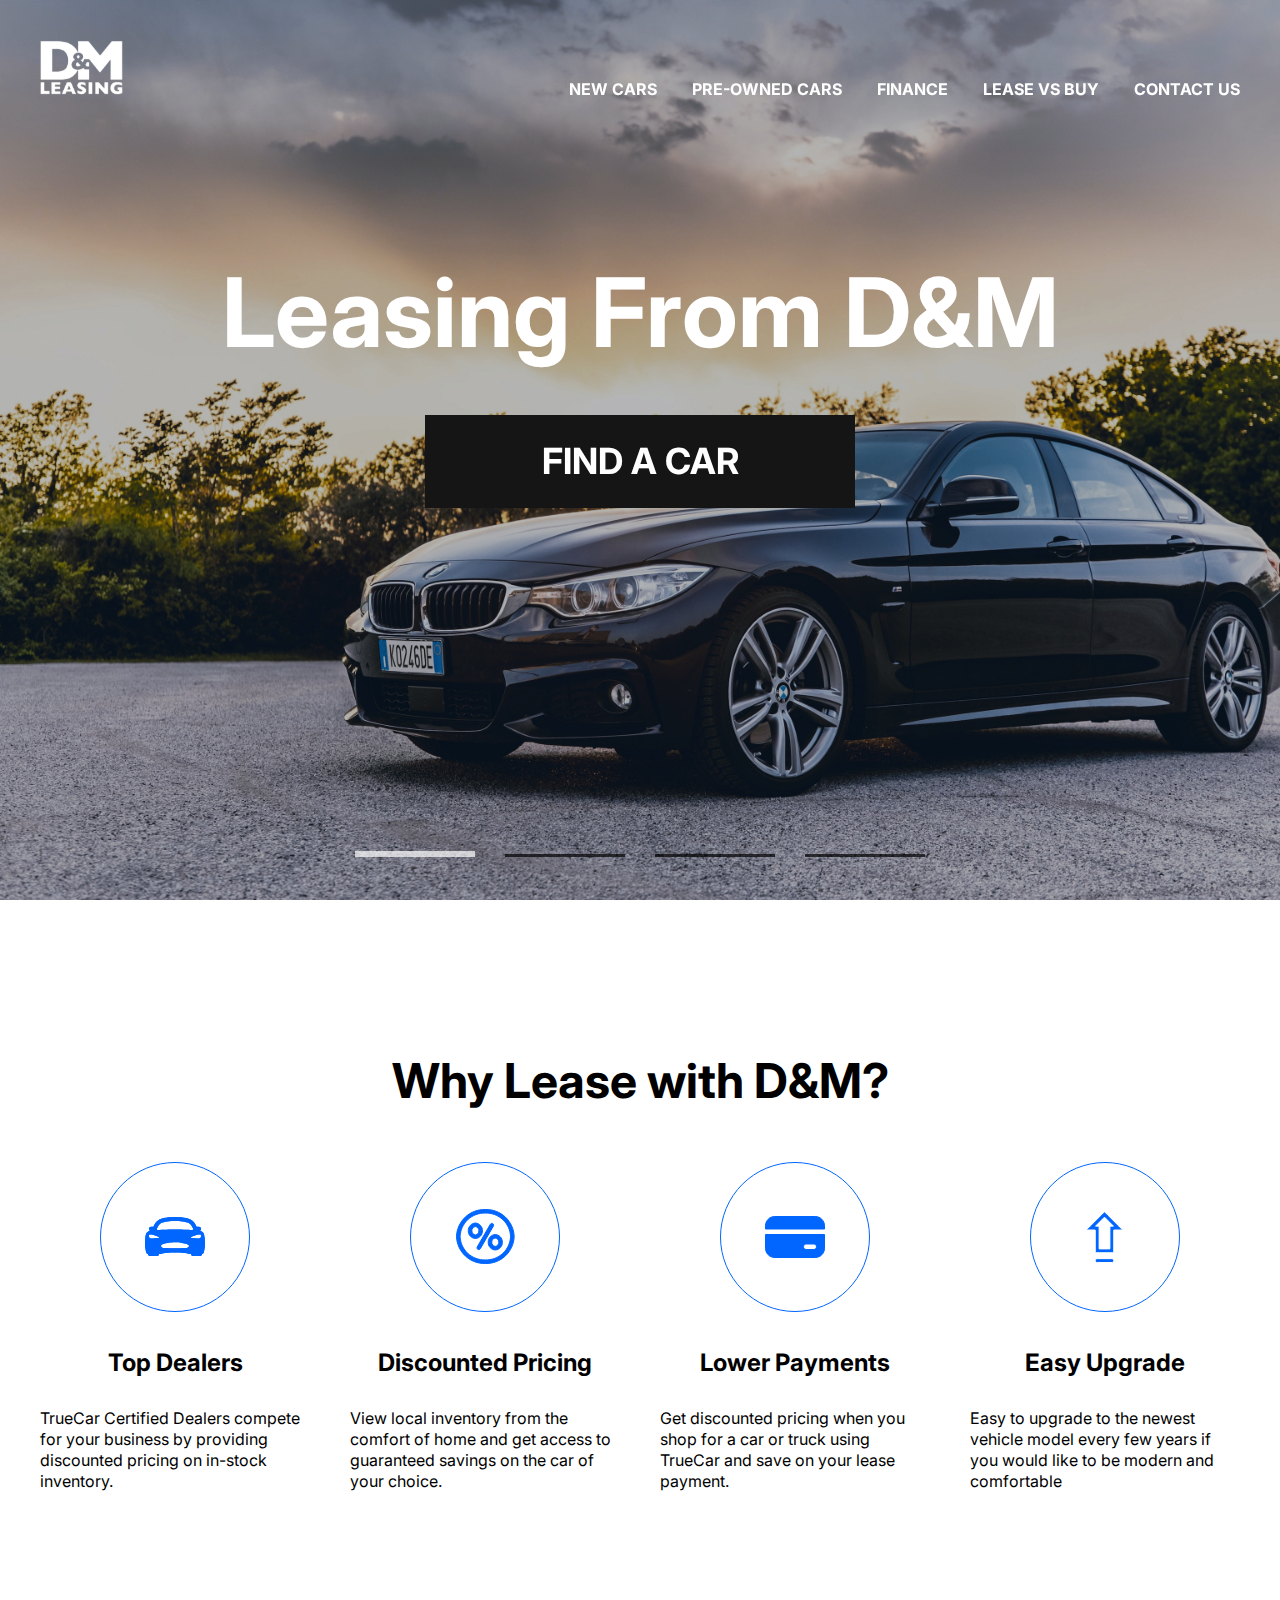
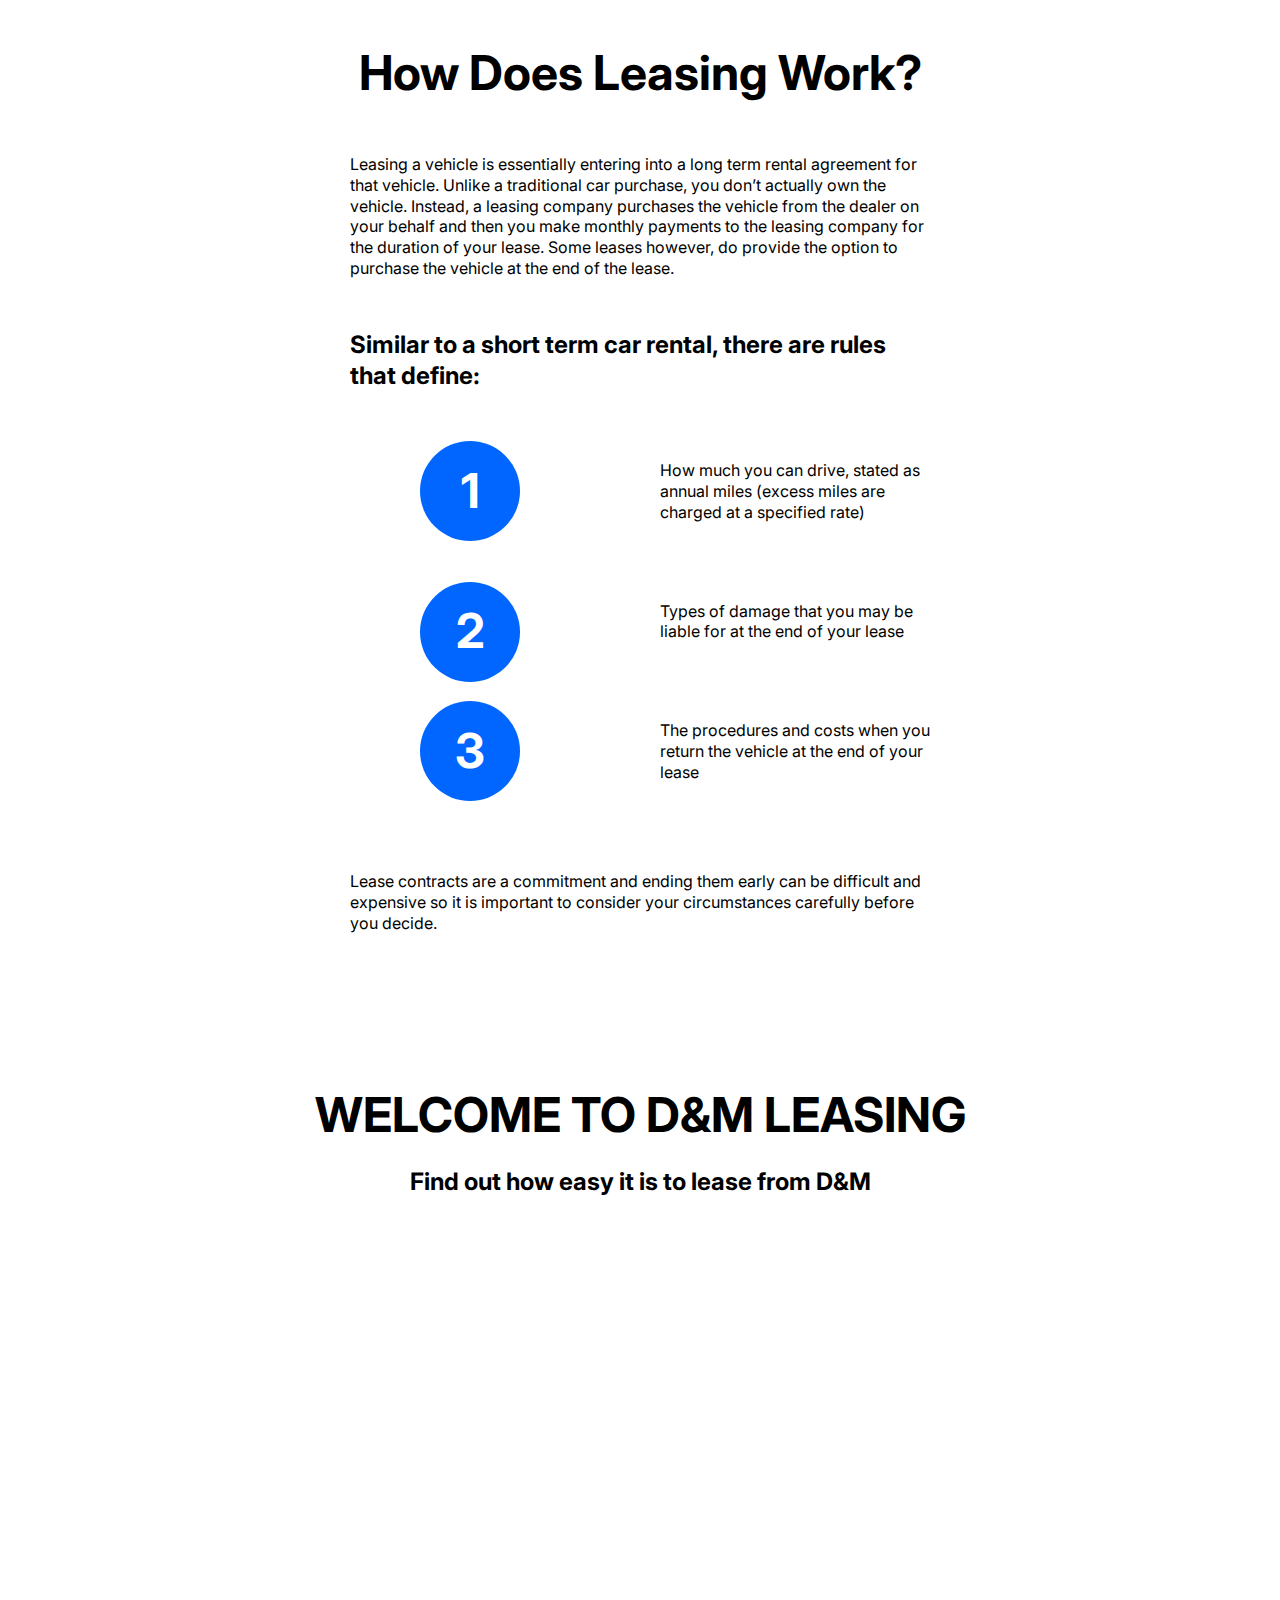
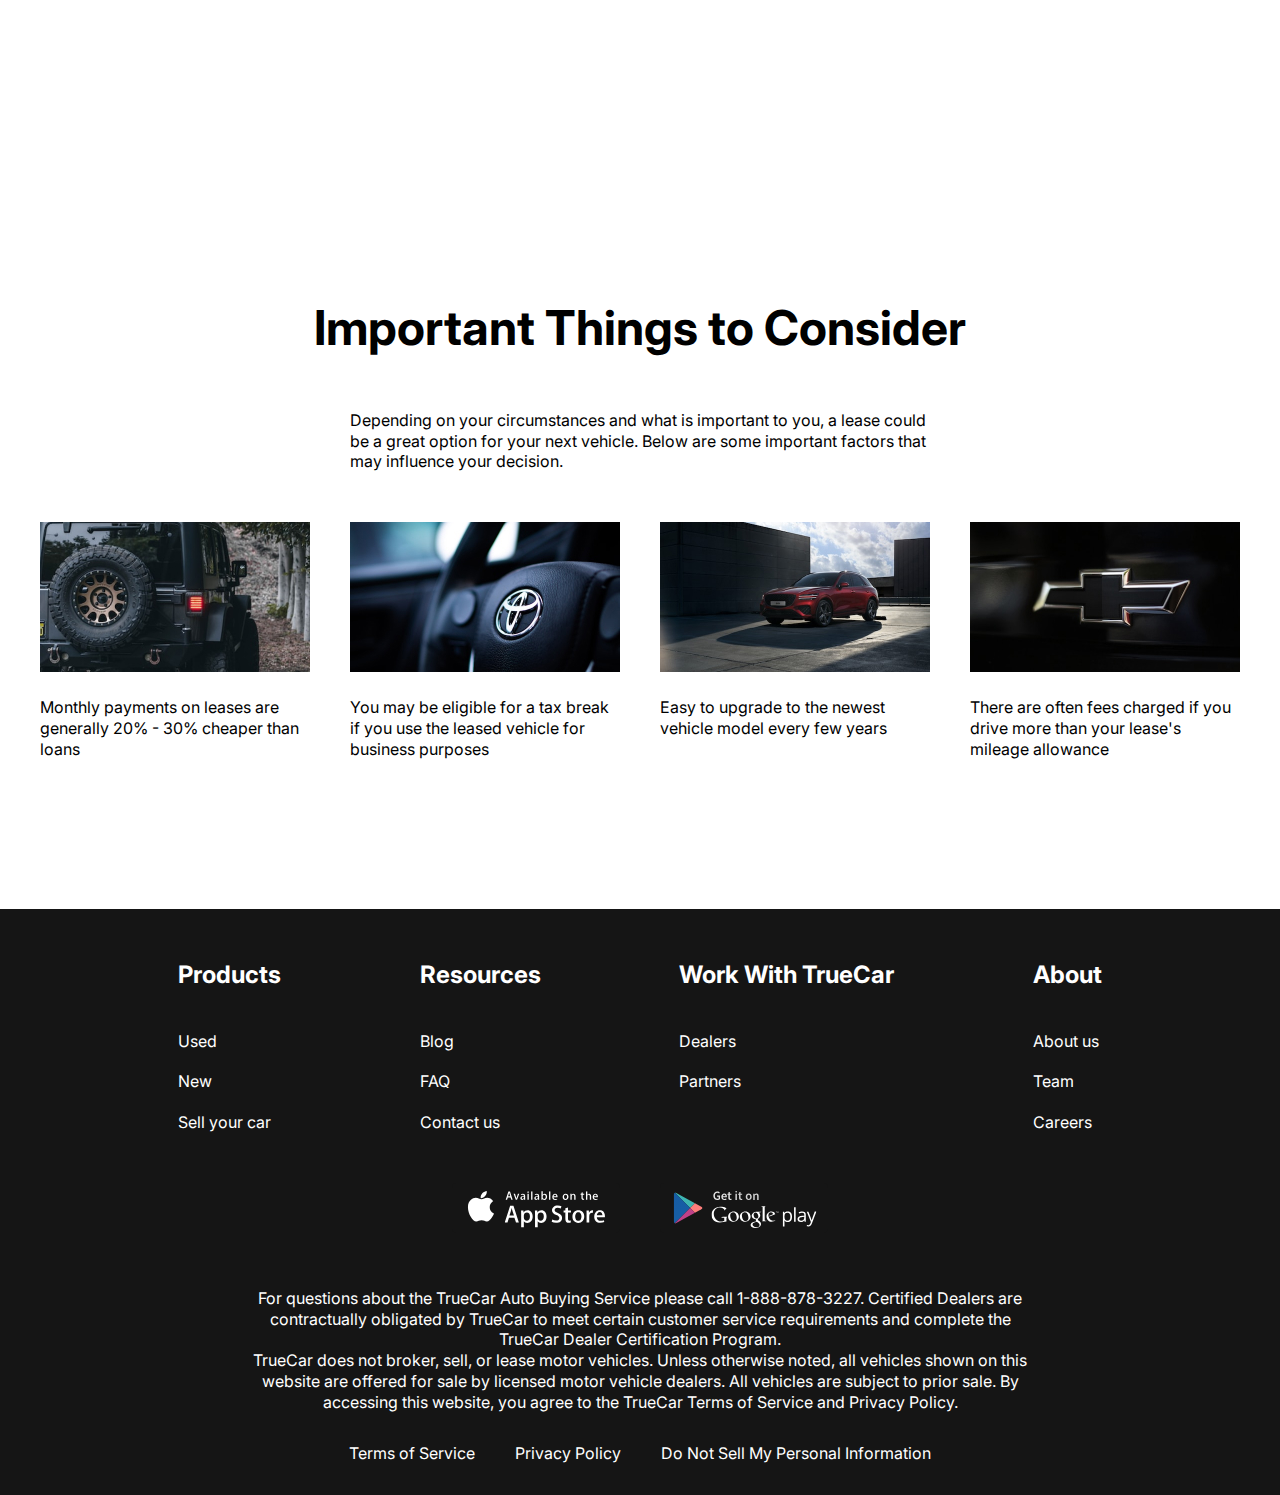
<file: index.html>
<!DOCTYPE html>
<html lang="en">
<head>
	<meta charset="UTF-8">
	<meta name="viewport" content="width=device-width, initial-scale=1.0">
	<title>Document</title>
	<link
  	rel="stylesheet" href="https://cdn.jsdelivr.net/npm/swiper@11/swiper-bundle.min.css"/>
	<link rel="preconnect" href="https://fonts.googleapis.com">
	<link rel="preconnect" href="https://fonts.gstatic.com" crossorigin>
	<link href="https://fonts.googleapis.com/css2?family=Inter:ital,opsz,wght@0,14..32,100..900;1,14..32,100..900&family=Montserrat:ital,wght@0,100..900;1,100..900&display=swap" rel="stylesheet">
	<link rel="stylesheet" href="newcars.css">
</head>
<body>
	<div class="wrapper">
		<header class="header header-main">
			<div class="container">
				<div class="header__inner">
					<a class="logo" href="index.html">
						<img src="images/logo.svg" alt="">
					</a>
						
						<button class="menu__btn">
							<span></span>
							<span></span>
							<span></span>
						</button>
					<ul class="menu__list">
						<li class="menu__item"><a href="newcars.html" class="menu__link">NEW CARS</a></li>
						<li class="menu__item"><a href="#" class="menu__link">PRE-OWNED CARS</a></li>
						<li class="menu__item"><a href="#" class="menu__link">FINANCE</a></li>
						<li class="menu__item"><a href="#" class="menu__link">LEASE VS BUY</a></li>
						<li class="menu__item"><a href="contacts.html" class="menu__link">CONTACT US</a></li>

					</ul>
				</div>
			</div>	
		</header>
		<main class="main">
			<section class="top">
				<div class="container">
					<h1 class="title">Leasing From D&M</h1>
					<a href="#" class="top__link">FIND A CAR</a>
				</div>
			</section>
			<div class="slider">
				<div class="swiper">
					<div class="swiper-wrapper">
						<div class="swiper-slide" style="background-image:url(images/slide-1.jpg);"></div>
						<div class="swiper-slide" style="background-image:url(images/slide-1.jpg);"></div>
						<div class="swiper-slide" style="background-image:url(images/slide-1.jpg);"></div>
						<div class="swiper-slide" style="background-image:url(images/slide-1.jpg);"></div>
						

					</div>
					<div class="swiper-pagination"></div>
				</div>
			</div>
			<section class="why-lease">
				<div class="container">
					<h2 class="section-title">Why Lease with D&M?</h2>
					<ul class="why-lease__list">
						<li class="why-lease__item">
							<img class="why-lease__img" src="images/whylease1.svg" alt="">
							<p class="why-lease__title">Top Dealers</p>
							<p class="why-lease__text">TrueCar Certified Dealers compete for your business by providing discounted pricing on in-stock inventory.</p>
						</li>
						<li class="why-lease__item">
							<img class="why-lease__img" src="images/whylease2.svg" alt="">
							<p class="why-lease__title">Discounted Pricing</p>
							<p class="why-lease__text">View local inventory from the comfort of home and get access to guaranteed savings on the car of your choice.</p>
						</li>
						<li class="why-lease__item">
							<img class="why-lease__img" src="images/whylease3.svg" alt="">
							<p class="why-lease__title">Lower Payments</p>
							<p class="why-lease__text">Get discounted pricing when you shop for a car or truck using TrueCar and save on your lease payment.</p>
						</li>
						<li class="why-lease__item">
							<img class="why-lease__img" src="images/whylease4.svg" alt="">
							<p class="why-lease__title">Easy Upgrade</p>
							<p class="why-lease__text">Easy to upgrade to the newest vehicle model every few years if you would like to be modern and comfortable</p>
						</li>
					</ul>
				</div>
			</section>
			<section class="how-does">
				<div class="container">
					<div class="how-does__inner">
						<h2 class="section-title">How Does Leasing Work?</h2>
						<p class="how-does__text">Leasing a vehicle is essentially entering into a long term rental agreement for that vehicle. Unlike a traditional car purchase, you don’t actually own the vehicle. Instead, a leasing company purchases the vehicle from the dealer on your behalf and then you make monthly payments to the leasing company for the duration of your lease. Some leases however, do provide the option to purchase the vehicle at the end of the lease.</p>
						<h3 class="how-does__title">Similar to a short term car rental, there are rules that define:</h3>
						<ol class="how-does__list">
							<li class="how-does__item">How much you can drive, stated as annual miles (excess miles are charged at a specified rate)</li>
							<li class="how-does__item">Types of damage that you may be liable for at the end of your lease</li>
							<li class="how-does__item">The procedures and costs when you return the vehicle at the end of your lease</li>

						</ol>
						<p class="how-does__text">Lease contracts are a commitment and ending them early can be difficult and expensive so it is important to consider your circumstances carefully before you decide.</p>

					</div>
				</div>
			</section>
			<section class="video">
				<div class="container">
					<h2 class="section-title video-title">WELCOME TO D&M LEASING</h2>
					<p class="video-text">Find out how easy it is to lease from D&M</p>
					<iframe class="video-content" width="1000" height="500" src="https://www.youtube.com/embed/z0o3NOvJruQ?si=tqbU3OdtlGZKP_Zz" title="YouTube video player" frameborder="0" allow="accelerometer; autoplay; clipboard-write; encrypted-media; gyroscope; picture-in-picture; web-share" referrerpolicy="strict-origin-when-cross-origin" allowfullscreen></iframe>
				</div>	
			</section>
			<section class="important">
				<div class="container">
					<h2 class="section-title">Important Things to Consider</h2>
					<p class="important-text">Depending on your circumstances and what is important to you, a lease could be a great option for your next vehicle. Below are some important factors that may influence your decision.</p>
					<ul class="important__list">
						<li class="important__item">
							<img class="important__item-img" src="images/Rectangle 6.jpg" alt="">
							<p class="important__item-text">Monthly payments on leases are generally 20% - 30% cheaper than loans</p>
						</li>
						<li class="important__item">
							<img class="important__item-img" src="images/Rectangle 7.jpg" alt="">
							<p class="important__item-text">You may be eligible for a tax break if you use the leased vehicle for business purposes</p>
						</li>
						<li class="important__item">
							<img class="important__item-img"  src="images/Rectangle 8.jpg" alt="">
							<p class="important__item-text">Easy to upgrade to the newest vehicle model every few years</p>
						</li>
						<li class="important__item">
							<img class="important__item-img" src="images/Rectangle 9.jpg" alt="">
							<p class="important__item-text">There are often fees charged if you drive more than your lease's mileage allowance</p>
						</li>
					</ul>
				</div>
			</section>
		</main>
		<footer class="footer">
			<div class="container">
				<nav class="footer__menu">
					<ul class="footer__menu-list">
						<li class="footer__menu-item"><p href="#" class="footer__menu-title">Products</p></li>
						<li class="footer__menu-item"><a href="#" class="footer__menu-link">Used</a></li>
						<li class="footer__menu-item"><a href="#" class="footer__menu-link">New</a></li>
						<li class="footer__menu-item"><a href="#" class="footer__menu-link">Sell your car</a></li>

					</ul>
					<ul class="footer__menu-list">
						<li class="footer__menu-item"><p href="#" class="footer__menu-title">Resources</p></li>
						<li class="footer__menu-item"><a href="#" class="footer__menu-link">Blog</a></li>
						<li class="footer__menu-item"><a href="#" class="footer__menu-link">FAQ</a></li>
						<li class="footer__menu-item"><a href="#" class="footer__menu-link">Contact us </a></li>

					</ul>
					<ul class="footer__menu-list">
						<li class="footer__menu-item"><p href="#" class="footer__menu-title">Work With TrueCar</p></li>
						<li class="footer__menu-item"><a href="#" class="footer__menu-link">Dealers</a></li>
						<li class="footer__menu-item"><a href="#" class="footer__menu-link">Partners</a></li>

					</ul>
					<ul class="footer__menu-list">
						<li class="footer__menu-item"><p href="#" class="footer__menu-title">About</p></li>
						<li class="footer__menu-item"><a href="#" class="footer__menu-link">About us</a></li>
						<li class="footer__menu-item"><a href="#" class="footer__menu-link">Team</a></li>
						<li class="footer__menu-item"><a href="#" class="footer__menu-link">Careers</a></li>

					</ul>
				</nav>
				<ul class="apps">
					<li class="apps__item"><a href="#" class="apps__item-link">
						<img src="images/appstore.svg" alt="">
					</a></li>
					<li class="apps__item"><a href="#" class="apps__item-link">
						<img src="images/googleplay.svg" alt="">
					</a></li>

				</ul>
				<div class="footer__copy">
					<p class="footer__copy-text">For questions about the TrueCar Auto Buying Service please call 1-888-878-3227.
						Certified Dealers are contractually obligated by TrueCar to meet certain customer service requirements and complete the TrueCar Dealer Certification Program.
					</p>
					<p class="footer__copy-text">TrueCar does not broker, sell, or lease motor vehicles. Unless otherwise noted, all vehicles shown on this website are offered for sale by licensed motor vehicle dealers. All vehicles are subject to prior sale. By accessing this website, you agree to the TrueCar Terms of Service and Privacy Policy.</p>
				</div>
				<div class="footer__nav">
					<ul class="footer__nav-item"><a href="#" class="footer__nav-link">Terms of Service</a></ul>
					<ul class="footer__nav-item"><a href="#" class="footer__nav-link">Privacy Policy</a></ul>
					<ul class="footer__nav-item"><a href="#" class="footer__nav-link">Do Not Sell My Personal Information</a></ul>

				</div>
			</div>
		</footer>
	</div>


	<script src="https://cdn.jsdelivr.net/npm/swiper@11/swiper-bundle.min.js"></script>
	<script src="main.js"></script>
</body>
</html>
</file>
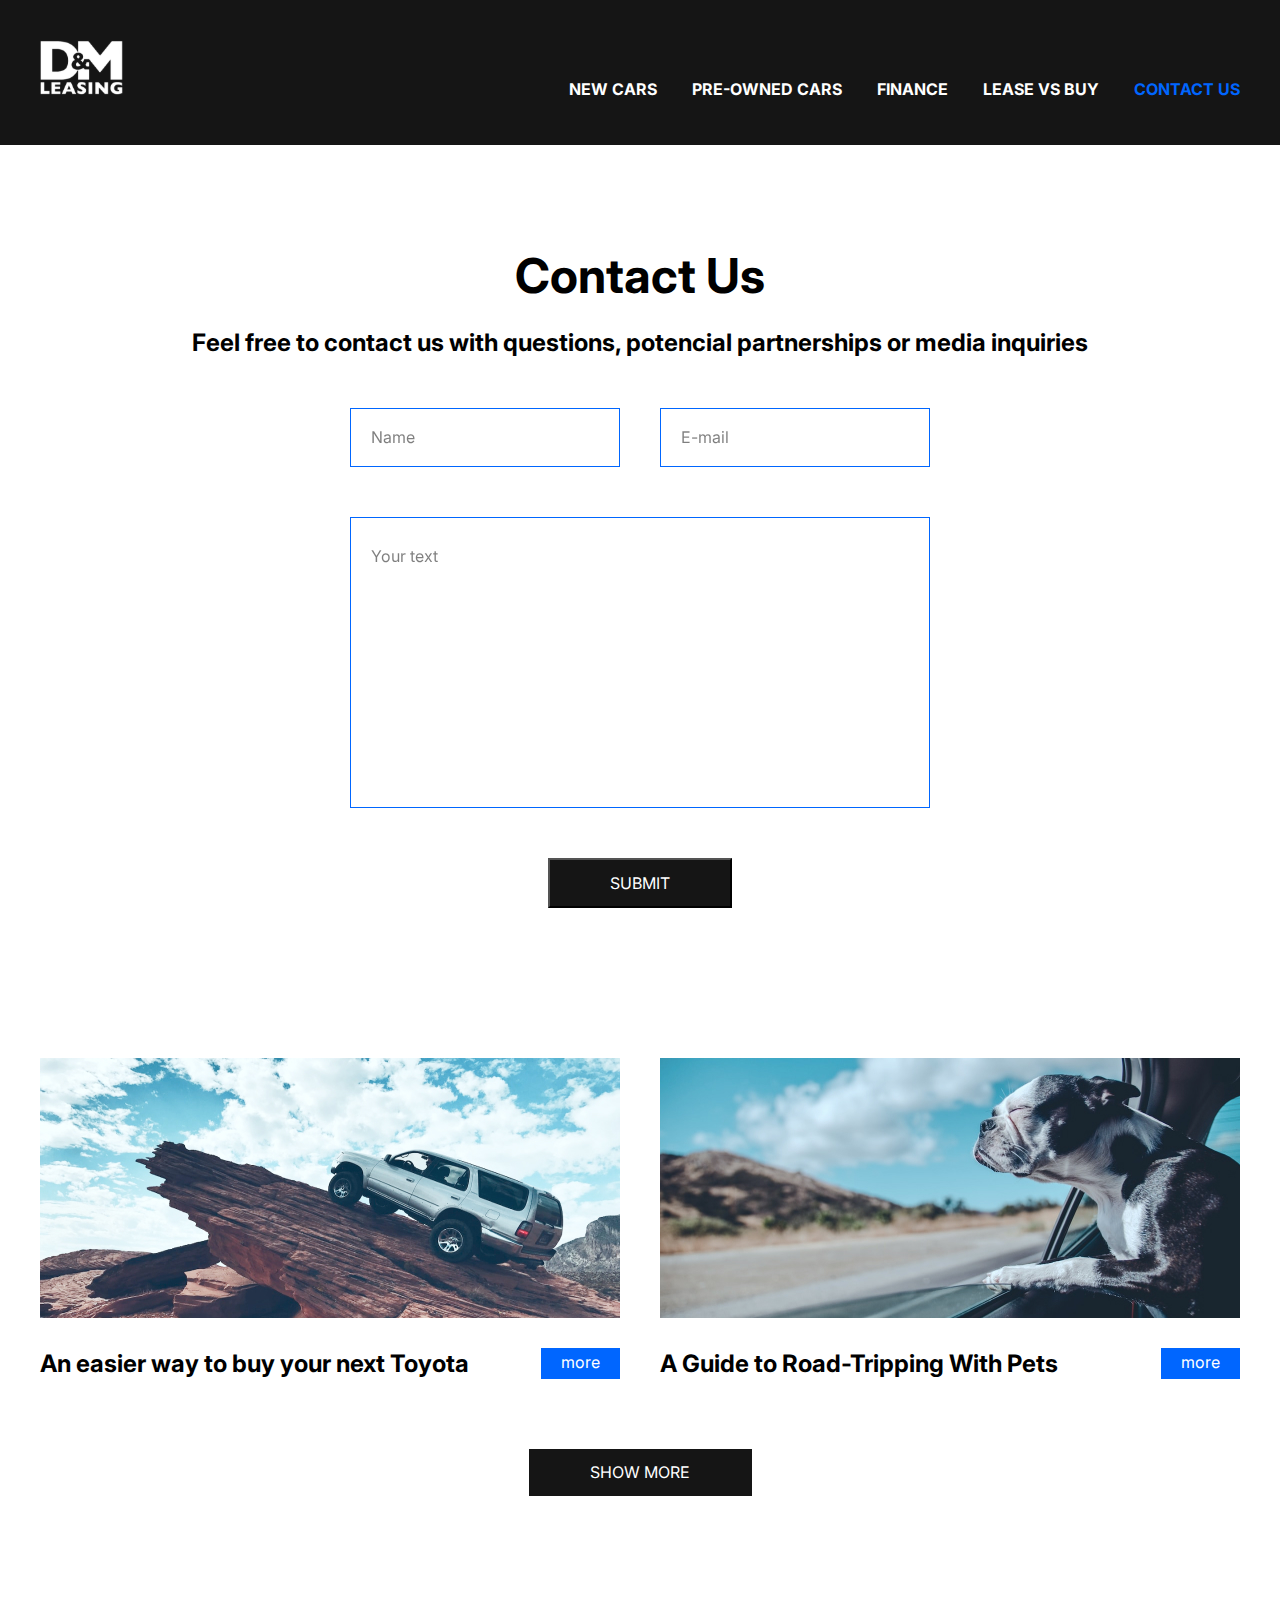
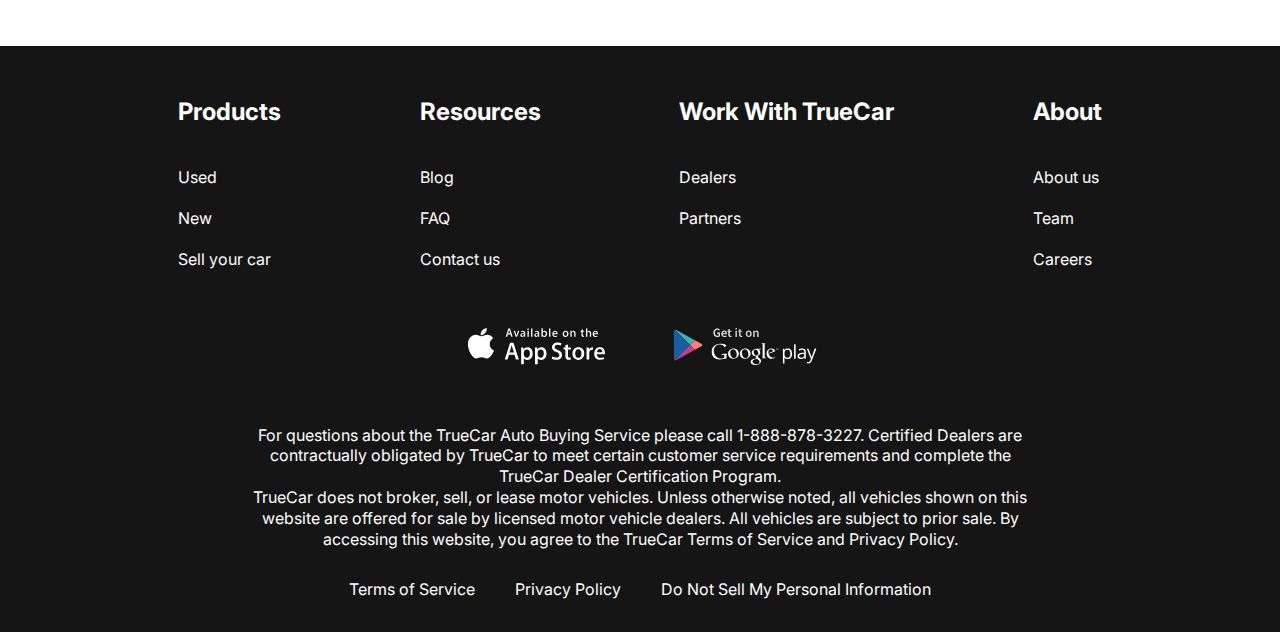
<file: contacts.html>
<!DOCTYPE html>
<html lang="en">
<head>
	<meta charset="UTF-8">
	<meta name="viewport" content="width=device-width, initial-scale=1.0">
	<title>Document</title>
	<link rel="preconnect" href="https://fonts.googleapis.com">
	<link rel="preconnect" href="https://fonts.gstatic.com" crossorigin>
	<link href="https://fonts.googleapis.com/css2?family=Inter:ital,opsz,wght@0,14..32,100..900;1,14..32,100..900&family=Montserrat:ital,wght@0,100..900;1,100..900&display=swap" rel="stylesheet">
	<link rel="stylesheet" href="newcars.css">
</head>
<body>
	<div class="wrapper">
		<header class="header">
			<div class="container">
				<div class="header__inner">
					<a class="logo" href="index.html">
						<img src="images/logo.svg" alt="">
					</a>
					<button class="menu__btn">
							<span></span>
							<span></span>
							<span></span>
						</button>
					<ul class="menu__list">
						<li class="menu__item"><a href="newcars.html" class="menu__link">NEW CARS</a></li>
						<li class="menu__item"><a href="#" class="menu__link">PRE-OWNED CARS</a></li>
						<li class="menu__item"><a href="#" class="menu__link">FINANCE</a></li>
						<li class="menu__item"><a href="#" class="menu__link">LEASE VS BUY</a></li>
						<li class="menu__item"><a href="#" class="menu__link menu__link--active">CONTACT US</a></li>

					</ul>
				</div>
			</div>	
		</header>
		<main class="main">
			<section class="contacts">
				<div class="container">
					<h2 class="section-title contacts-title">Contact Us</h2>
					<h3 class="section-text">Feel free to contact us with questions, potencial partnerships or media inquiries</h3>
					<form action="#" class="form">
						<input class="form__input" type="text" placeholder="Name" required>
						<input class="form__input" type="email" placeholder="E-mail" required>
						<textarea class="form__textarea" placeholder="Your text" required></textarea>
						<button class="form__btn" type="submit">SUBMIT</button>
					</form>
				</div>
			</section>
			<section class="blog">
				<div class="container">
					<div class="blog__items">
						<div class="blog__item">
							<img class="blog__item-img" src="images/blog1.jpg" alt="">
							<h4 class="blog__title">An easier way to buy your next Toyota</h4>
							<a class="blog__link" href="#">more</a>
						</div>
						<div class="blog__item">
							<img class="blog__item-img" src="images/blog2.jpg" alt="">
							<h4 class="blog__title">A Guide to Road-Tripping With Pets</h4>
							<a class="blog__link" href="#">more</a>
						</div>
					</div>
					<a href="#" class="showmore-link">SHOW MORE</a>
				</div>
			</section>
		</main>
		<footer class="footer">
			<div class="container">
				<nav class="footer__menu">
					<ul class="footer__menu-list">
						<li class="footer__menu-item"><p href="#" class="footer__menu-title">Products</p></li>
						<li class="footer__menu-item"><a href="#" class="footer__menu-link">Used</a></li>
						<li class="footer__menu-item"><a href="#" class="footer__menu-link">New</a></li>
						<li class="footer__menu-item"><a href="#" class="footer__menu-link">Sell your car</a></li>

					</ul>
					<ul class="footer__menu-list">
						<li class="footer__menu-item"><p href="#" class="footer__menu-title">Resources</p></li>
						<li class="footer__menu-item"><a href="#" class="footer__menu-link">Blog</a></li>
						<li class="footer__menu-item"><a href="#" class="footer__menu-link">FAQ</a></li>
						<li class="footer__menu-item"><a href="#" class="footer__menu-link">Contact us </a></li>

					</ul>
					<ul class="footer__menu-list">
						<li class="footer__menu-item"><p href="#" class="footer__menu-title">Work With TrueCar</p></li>
						<li class="footer__menu-item"><a href="#" class="footer__menu-link">Dealers</a></li>
						<li class="footer__menu-item"><a href="#" class="footer__menu-link">Partners</a></li>

					</ul>
					<ul class="footer__menu-list">
						<li class="footer__menu-item"><p href="#" class="footer__menu-title">About</p></li>
						<li class="footer__menu-item"><a href="#" class="footer__menu-link">About us</a></li>
						<li class="footer__menu-item"><a href="#" class="footer__menu-link">Team</a></li>
						<li class="footer__menu-item"><a href="#" class="footer__menu-link">Careers</a></li>

					</ul>
				</nav>
				<ul class="apps">
					<li class="apps__item"><a href="#" class="apps__item-link">
						<img src="images/appstore.svg" alt="">
					</a></li>
					<li class="apps__item"><a href="#" class="apps__item-link">
						<img src="images/googleplay.svg" alt="">
					</a></li>

				</ul>
				<div class="footer__copy">
					<p class="footer__copy-text">For questions about the TrueCar Auto Buying Service please call 1-888-878-3227.
						Certified Dealers are contractually obligated by TrueCar to meet certain customer service requirements and complete the TrueCar Dealer Certification Program.
					</p>
					<p class="footer__copy-text">TrueCar does not broker, sell, or lease motor vehicles. Unless otherwise noted, all vehicles shown on this website are offered for sale by licensed motor vehicle dealers. All vehicles are subject to prior sale. By accessing this website, you agree to the TrueCar Terms of Service and Privacy Policy.</p>
				</div>
				<div class="footer__nav">
					<ul class="footer__nav-item"><a href="#" class="footer__nav-link">Terms of Service</a></ul>
					<ul class="footer__nav-item"><a href="#" class="footer__nav-link">Privacy Policy</a></ul>
					<ul class="footer__nav-item"><a href="#" class="footer__nav-link">Do Not Sell My Personal Information</a></ul>

				</div>
			</div>
		</footer>
	</div>
	

	<script src="main.js"></script>
</body>
</html>
</file>
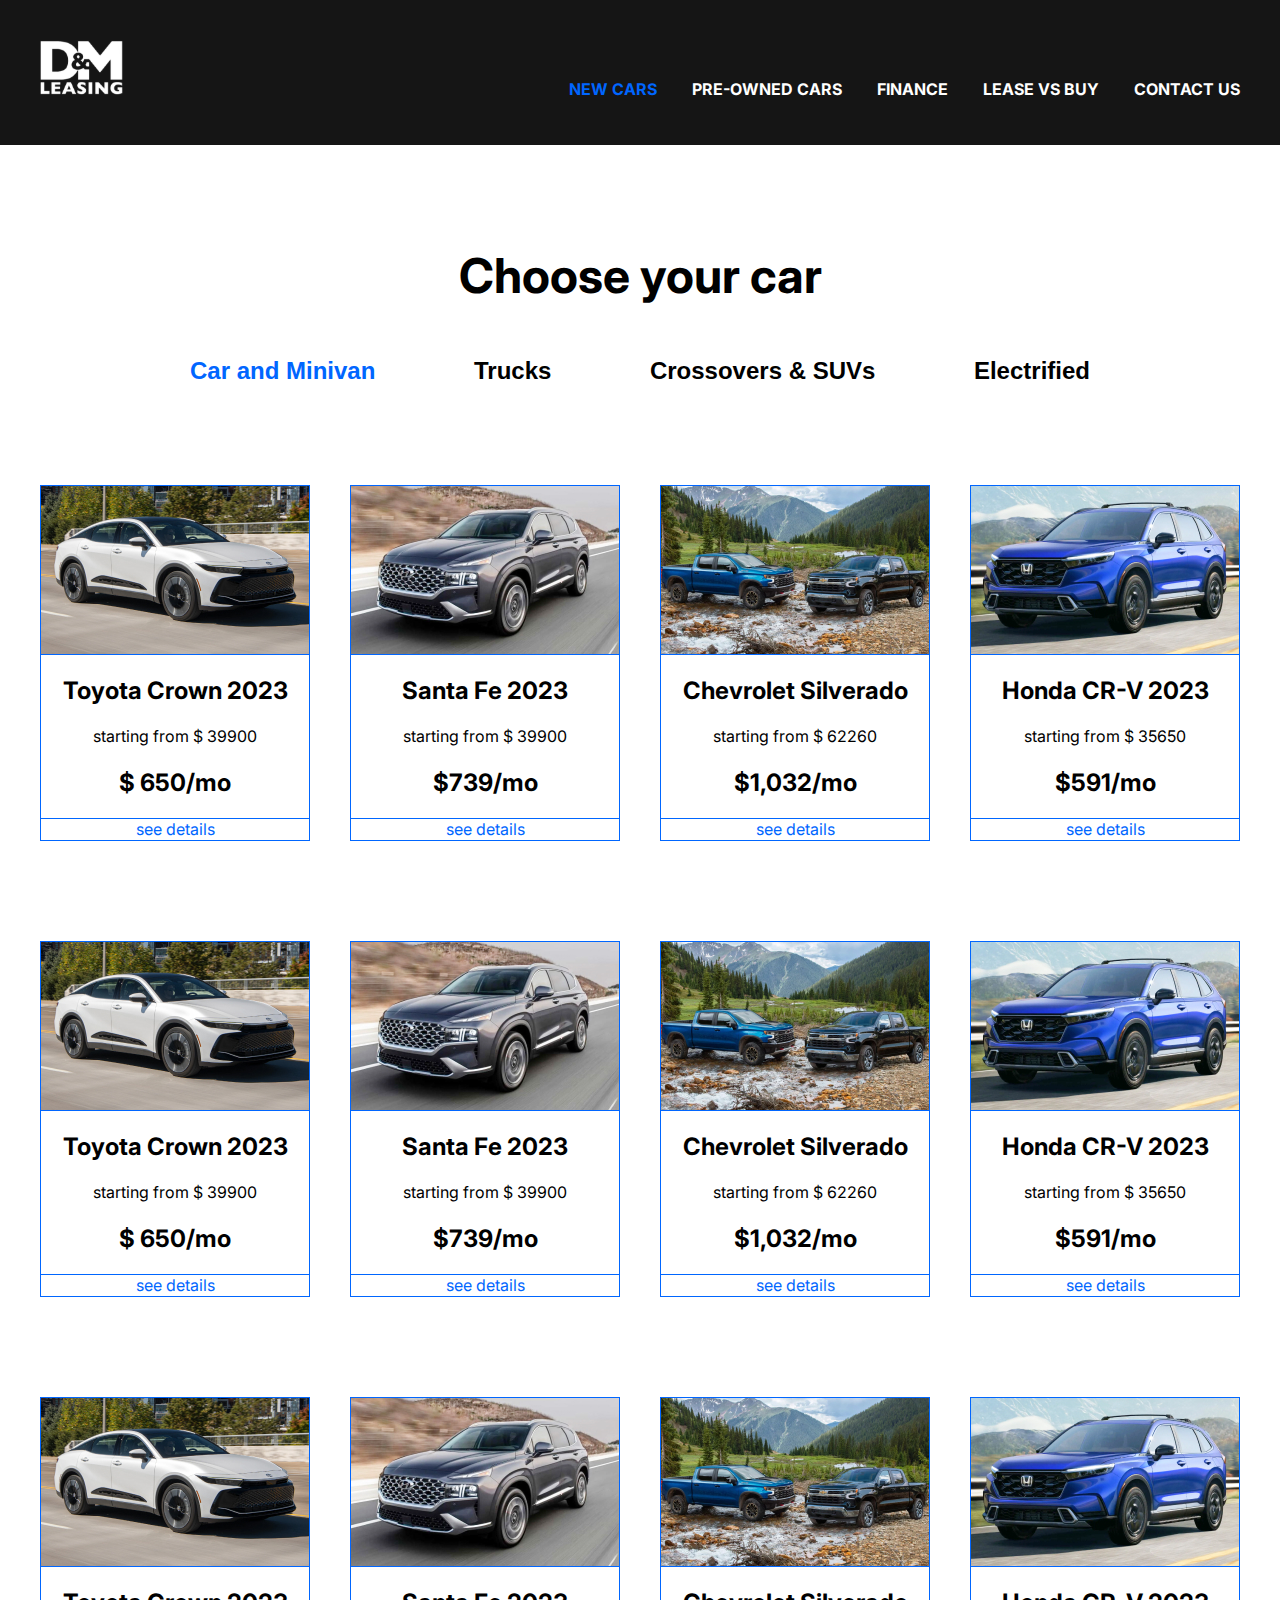
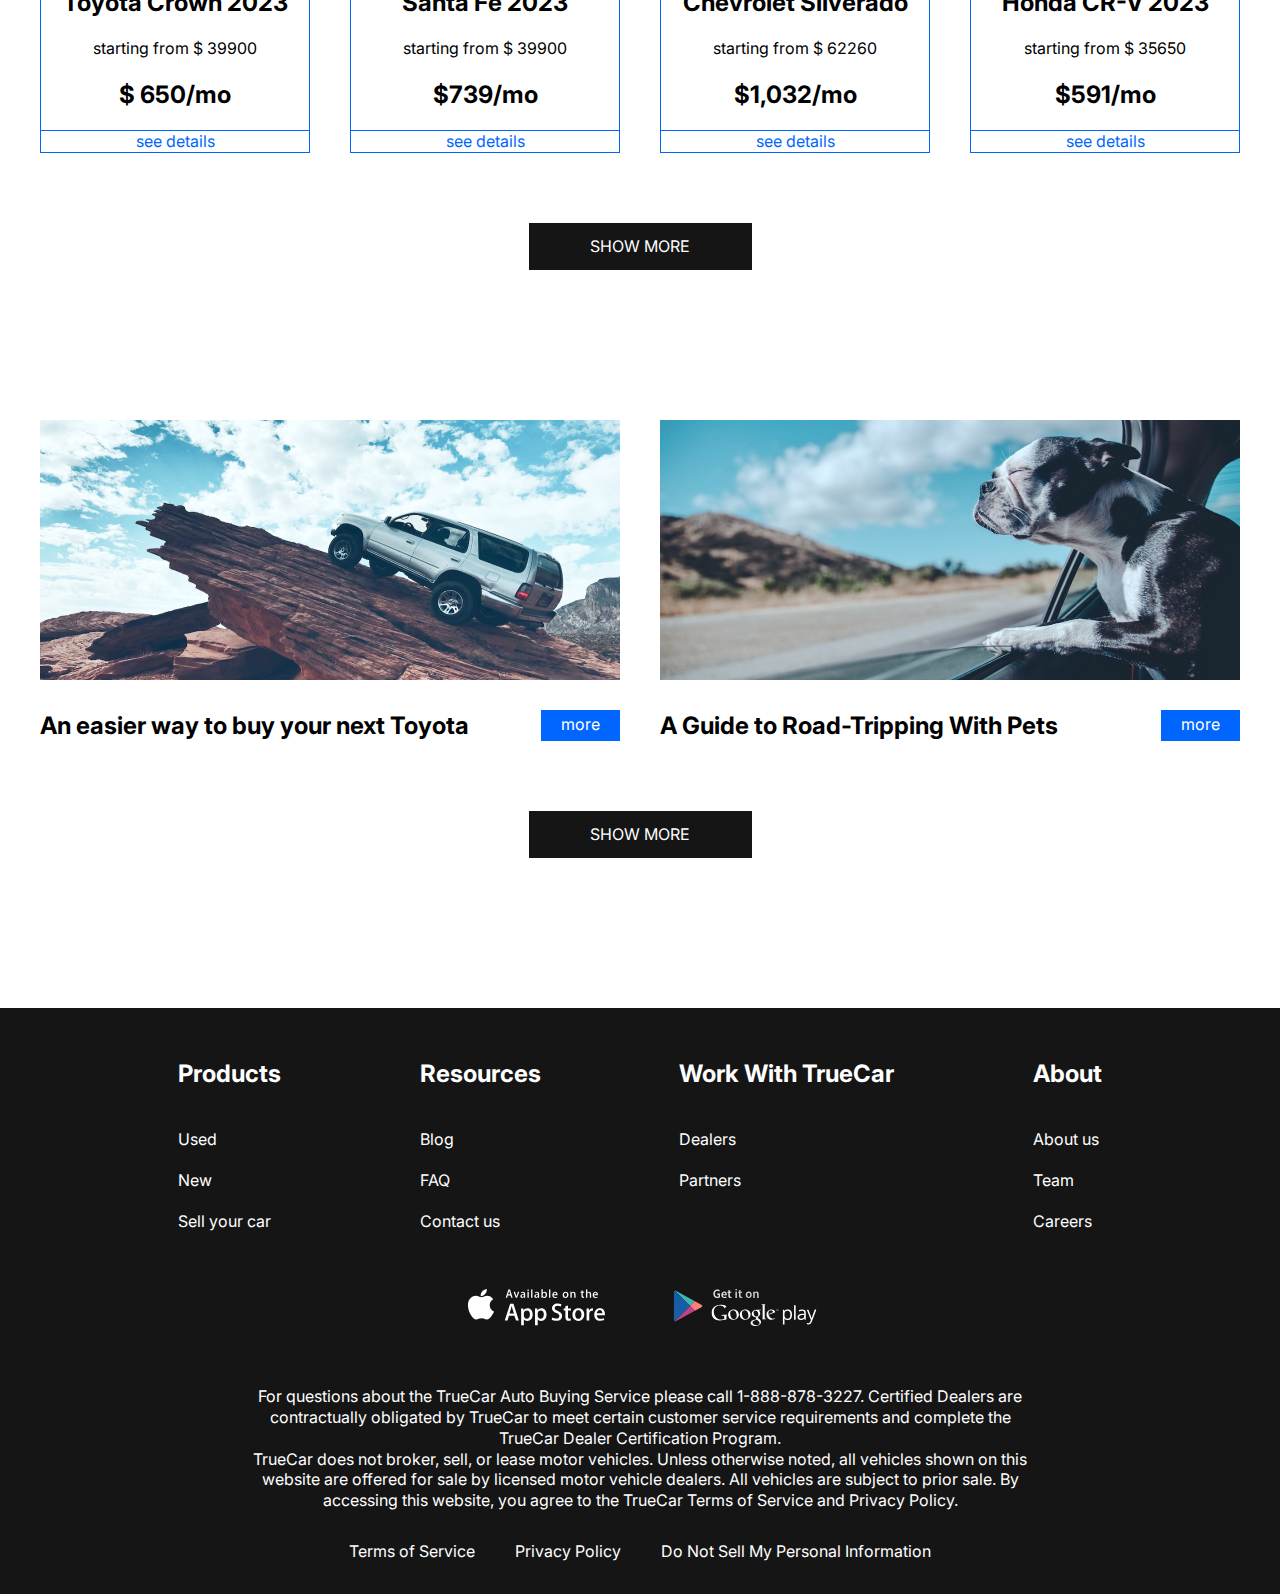
<file: newcars.html>
<!DOCTYPE html>
<html lang="en">
<head>
	<meta charset="UTF-8">
	<meta name="viewport" content="width=device-width, initial-scale=1.0">
	<title>Document</title>
	<link rel="preconnect" href="https://fonts.googleapis.com">
	<link rel="preconnect" href="https://fonts.gstatic.com" crossorigin>
	<link href="https://fonts.googleapis.com/css2?family=Inter:ital,opsz,wght@0,14..32,100..900;1,14..32,100..900&family=Montserrat:ital,wght@0,100..900;1,100..900&display=swap" rel="stylesheet">
	<link rel="stylesheet" href="newcars.css">
</head>
<body>
	<div class="wrapper">
		<header class="header">
			<div class="container">
				<div class="header__inner">
					<a href="index.html">
						<img class="logo" src="images/logo.svg" alt="">
					</a>
					<button class="menu__btn">
							<span></span>
							<span></span>
							<span></span>
						</button>
					<ul class="menu__list">
						<li class="menu__item"><a href="#" class="menu__link menu__link--active">NEW CARS</a></li>
						<li class="menu__item"><a href="#" class="menu__link">PRE-OWNED CARS</a></li>
						<li class="menu__item"><a href="#" class="menu__link">FINANCE</a></li>
						<li class="menu__item"><a href="#" class="menu__link">LEASE VS BUY</a></li>
						<li class="menu__item"><a href="contacts.html" class="menu__link">CONTACT US</a></li>

					</ul>
				</div>
			</div>	
		</header>
		<main class="main">

			<section class="choose">
				<div class="container">
					<h2 class="section-title">Choose your car</h2>
					<div class="tabs">
						<div class="tabs__btn">
							<button class="tabs__btn-item tabs__btn-item--active" data-button="content-1">Car and Minivan</button>
							<button class="tabs__btn-item" data-button="content-2">Trucks</button>
							<button class="tabs__btn-item" data-button="content-3">Crossovers & SUVs</button>
							<button class="tabs__btn-item" data-button="content-4">Electrified</button>

						</div>
						<div class="tabs__content">
							<div class="tabs__content-item tabs__content-item--active" id="content-1">
							<div class="card">
								<img class="card__img" src="images/cars1.jpg" alt="">
								<div class="card__content">
								<h4 class="tabs__content-title">Toyota Crown 2023</h4>
								<p class="tabs__content-text">starting from $ 39900</p>
								<p class="tabs__content-price">$ 650/mo</p></div>
								<a class="tabs__content-link" href="#">see details</a>
								
							</div>
							<div class="card">
								<img class="card__img" src="images/cars2.jpg" alt="">
								<div class="card__content">

								<h4 class="tabs__content-title">Santa  Fe 2023</h4>
								<p class="tabs__content-text">starting from $ 39900</p>
								<p class="tabs__content-price">$739/mo</p></div>
								<a class="tabs__content-link" href="#">see details</a>
								

							</div>
							<div class="card">
								<img class="card__img" src="images/cars3.jpg" alt="">
								<div class="card__content">

								<h4 class="tabs__content-title">Chevrolet Silverado</h4>
								<p class="tabs__content-text">starting from $ 62260</p>
								<p class="tabs__content-price">$1,032/mo</p></div>
								<a class="tabs__content-link" href="#">see details</a>
								

							</div>
							<div class="card">
								<img class="card__img" src="images/cars4.jpg" alt="">
								<div class="card__content">

								<h4 class="tabs__content-title">Honda CR-V 2023</h4>
								<p class="tabs__content-text">starting from $ 35650</p>
								<p class="tabs__content-price">$591/mo</p></div>
								<a class="tabs__content-link" href="#">see details</a>
								

							</div>
							<div class="card">
								<img class="card__img" src="images/cars1.jpg" alt="">
								<div class="card__content">
								<h4 class="tabs__content-title">Toyota Crown 2023</h4>
								<p class="tabs__content-text">starting from $ 39900</p>
								<p class="tabs__content-price">$ 650/mo</p></div>
								<a class="tabs__content-link" href="#">see details</a>
								
							</div>
							<div class="card">
								<img class="card__img" src="images/cars2.jpg" alt="">
								<div class="card__content">

								<h4 class="tabs__content-title">Santa  Fe 2023</h4>
								<p class="tabs__content-text">starting from $ 39900</p>
								<p class="tabs__content-price">$739/mo</p></div>
								<a class="tabs__content-link" href="#">see details</a>
								

							</div>
							<div class="card">
								<img class="card__img" src="images/cars3.jpg" alt="">
								<div class="card__content">

								<h4 class="tabs__content-title">Chevrolet Silverado</h4>
								<p class="tabs__content-text">starting from $ 62260</p>
								<p class="tabs__content-price">$1,032/mo</p></div>
								<a class="tabs__content-link" href="#">see details</a>
								

							</div>
							<div class="card">
								<img class="card__img" src="images/cars4.jpg" alt="">
								<div class="card__content">

								<h4 class="tabs__content-title">Honda CR-V 2023</h4>
								<p class="tabs__content-text">starting from $ 35650</p>
								<p class="tabs__content-price">$591/mo</p></div>
								<a class="tabs__content-link" href="#">see details</a>
								

							</div>
							<div class="card">
								<img class="card__img" src="images/cars1.jpg" alt="">
								<div class="card__content">
								<h4 class="tabs__content-title">Toyota Crown 2023</h4>
								<p class="tabs__content-text">starting from $ 39900</p>
								<p class="tabs__content-price">$ 650/mo</p></div>
								<a class="tabs__content-link" href="#">see details</a>
								
							</div>
							<div class="card">
								<img class="card__img" src="images/cars2.jpg" alt="">
								<div class="card__content">

								<h4 class="tabs__content-title">Santa  Fe 2023</h4>
								<p class="tabs__content-text">starting from $ 39900</p>
								<p class="tabs__content-price">$739/mo</p></div>
								<a class="tabs__content-link" href="#">see details</a>
								

							</div>
							<div class="card">
								<img class="card__img" src="images/cars3.jpg" alt="">
								<div class="card__content">

								<h4 class="tabs__content-title">Chevrolet Silverado</h4>
								<p class="tabs__content-text">starting from $ 62260</p>
								<p class="tabs__content-price">$1,032/mo</p></div>
								<a class="tabs__content-link" href="#">see details</a>
								

							</div>
							<div class="card">
								<img class="card__img" src="images/cars4.jpg" alt="">
								<div class="card__content">

								<h4 class="tabs__content-title">Honda CR-V 2023</h4>
								<p class="tabs__content-text">starting from $ 35650</p>
								<p class="tabs__content-price">$591/mo</p></div>
								<a class="tabs__content-link" href="#">see details</a>
								

							</div>
							</div>
							<div class="tabs__content-item" id="content-2">
								<div class="card">
								<img class="card__img" src="images/cars1.jpg" alt="">
								<div class="card__content">
								<h4 class="tabs__content-title">Toyota Crown 2023</h4>
								<p class="tabs__content-text">starting from $ 39900</p>
								<p class="tabs__content-price">$ 650/mo</p></div>
								<a class="tabs__content-link" href="#">see details</a>
								
							</div>
							<div class="card">
								<img class="card__img" src="images/cars2.jpg" alt="">
								<div class="card__content">

								<h4 class="tabs__content-title">Santa  Fe 2023</h4>
								<p class="tabs__content-text">starting from $ 39900</p>
								<p class="tabs__content-price">$739/mo</p></div>
								<a class="tabs__content-link" href="#">see details</a>
								

							</div>
							<div class="card">
								<img class="card__img" src="images/cars3.jpg" alt="">
								<div class="card__content">

								<h4 class="tabs__content-title">Chevrolet Silverado</h4>
								<p class="tabs__content-text">starting from $ 62260</p>
								<p class="tabs__content-price">$1,032/mo</p></div>
								<a class="tabs__content-link" href="#">see details</a>
								

							</div>
							</div>
							<div class="tabs__content-item" id="content-3">
								<div class="card">
								<img class="card__img" src="images/cars1.jpg" alt="">
								<div class="card__content">
								<h4 class="tabs__content-title">Toyota Crown 2023</h4>
								<p class="tabs__content-text">starting from $ 39900</p>
								<p class="tabs__content-price">$ 650/mo</p></div>
								<a class="tabs__content-link" href="#">see details</a>
								
							</div>
							<div class="card">
								<img class="card__img" src="images/cars2.jpg" alt="">
								<div class="card__content">

								<h4 class="tabs__content-title">Santa  Fe 2023</h4>
								<p class="tabs__content-text">starting from $ 39900</p>
								<p class="tabs__content-price">$739/mo</p></div>
								<a class="tabs__content-link" href="#">see details</a>
								

							</div>
							<div class="card">
								<img class="card__img" src="images/cars3.jpg" alt="">
								<div class="card__content">

								<h4 class="tabs__content-title">Chevrolet Silverado</h4>
								<p class="tabs__content-text">starting from $ 62260</p>
								<p class="tabs__content-price">$1,032/mo</p></div>
								<a class="tabs__content-link" href="#">see details</a>
								

							</div>
							<div class="card">
								<img class="card__img" src="images/cars1.jpg" alt="">
								<div class="card__content">
								<h4 class="tabs__content-title">Toyota Crown 2023</h4>
								<p class="tabs__content-text">starting from $ 39900</p>
								<p class="tabs__content-price">$ 650/mo</p></div>
								<a class="tabs__content-link" href="#">see details</a>
								
							</div>
							<div class="card">
								<img class="card__img" src="images/cars2.jpg" alt="">
								<div class="card__content">

								<h4 class="tabs__content-title">Santa  Fe 2023</h4>
								<p class="tabs__content-text">starting from $ 39900</p>
								<p class="tabs__content-price">$739/mo</p></div>
								<a class="tabs__content-link" href="#">see details</a>
								

							</div>
							<div class="card">
								<img class="card__img" src="images/cars3.jpg" alt="">
								<div class="card__content">

								<h4 class="tabs__content-title">Chevrolet Silverado</h4>
								<p class="tabs__content-text">starting from $ 62260</p>
								<p class="tabs__content-price">$1,032/mo</p></div>
								<a class="tabs__content-link" href="#">see details</a>
								

							</div>
							</div>
							<div class="tabs__content-item" id="content-4">
								<div class="card">
								<img class="card__img" src="images/cars1.jpg" alt="">
								<div class="card__content">
								<h4 class="tabs__content-title">Toyota Crown 2023</h4>
								<p class="tabs__content-text">starting from $ 39900</p>
								<p class="tabs__content-price">$ 650/mo</p></div>
								<a class="tabs__content-link" href="#">see details</a>
								
							</div>
							<div class="card">
								<img class="card__img" src="images/cars2.jpg" alt="">
								<div class="card__content">

								<h4 class="tabs__content-title">Santa  Fe 2023</h4>
								<p class="tabs__content-text">starting from $ 39900</p>
								<p class="tabs__content-price">$739/mo</p></div>
								<a class="tabs__content-link" href="#">see details</a>
								

							</div>
							<div class="card">
								<img class="card__img" src="images/cars3.jpg" alt="">
								<div class="card__content">

								<h4 class="tabs__content-title">Chevrolet Silverado</h4>
								<p class="tabs__content-text">starting from $ 62260</p>
								<p class="tabs__content-price">$1,032/mo</p></div>
								<a class="tabs__content-link" href="#">see details</a>
								

							</div>
							<div class="card">
								<img class="card__img" src="images/cars1.jpg" alt="">
								<div class="card__content">
								<h4 class="tabs__content-title">Toyota Crown 2023</h4>
								<p class="tabs__content-text">starting from $ 39900</p>
								<p class="tabs__content-price">$ 650/mo</p></div>
								<a class="tabs__content-link" href="#">see details</a>
								
							</div>
							<div class="card">
								<img class="card__img" src="images/cars2.jpg" alt="">
								<div class="card__content">

								<h4 class="tabs__content-title">Santa  Fe 2023</h4>
								<p class="tabs__content-text">starting from $ 39900</p>
								<p class="tabs__content-price">$739/mo</p></div>
								<a class="tabs__content-link" href="#">see details</a>
								

							</div>
							<div class="card">
								<img class="card__img" src="images/cars3.jpg" alt="">
								<div class="card__content">

								<h4 class="tabs__content-title">Chevrolet Silverado</h4>
								<p class="tabs__content-text">starting from $ 62260</p>
								<p class="tabs__content-price">$1,032/mo</p></div>
								<a class="tabs__content-link" href="#">see details</a>
								

							</div>
							<div class="card">
								<img class="card__img" src="images/cars1.jpg" alt="">
								<div class="card__content">
								<h4 class="tabs__content-title">Toyota Crown 2023</h4>
								<p class="tabs__content-text">starting from $ 39900</p>
								<p class="tabs__content-price">$ 650/mo</p></div>
								<a class="tabs__content-link" href="#">see details</a>
								
							</div>
							<div class="card">
								<img class="card__img" src="images/cars2.jpg" alt="">
								<div class="card__content">

								<h4 class="tabs__content-title">Santa  Fe 2023</h4>
								<p class="tabs__content-text">starting from $ 39900</p>
								<p class="tabs__content-price">$739/mo</p></div>
								<a class="tabs__content-link" href="#">see details</a>
								

							</div>
							<div class="card">
								<img class="card__img" src="images/cars3.jpg" alt="">
								<div class="card__content">

								<h4 class="tabs__content-title">Chevrolet Silverado</h4>
								<p class="tabs__content-text">starting from $ 62260</p>
								<p class="tabs__content-price">$1,032/mo</p></div>
								<a class="tabs__content-link" href="#">see details</a>
								

							</div>
							</div>


						</div>
					</div>
					<a href="#" class="showmore-link">SHOW MORE</a>

				</div>
			</section>



			<section class="blog">
				<div class="container">
					<div class="blog__items">
						<div class="blog__item">
							<img class="blog__item-img" src="images/blog1.jpg" alt="">
							<h4 class="blog__title">An easier way to buy your next Toyota</h4>
							<a class="blog__link" href="#">more</a>
						</div>
						<div class="blog__item">
							<img class="blog__item-img" src="images/blog2.jpg" alt="">
							<h4 class="blog__title">A Guide to Road-Tripping With Pets</h4>
							<a class="blog__link" href="#">more</a>
						</div>
					</div>
					<a href="#" class="showmore-link">SHOW MORE</a>
				</div>
			</section>
		</main>
		<footer class="footer">
			<div class="container">
				<nav class="footer__menu">
					<ul class="footer__menu-list">
						<li class="footer__menu-item"><p href="#" class="footer__menu-title">Products</p></li>
						<li class="footer__menu-item"><a href="#" class="footer__menu-link">Used</a></li>
						<li class="footer__menu-item"><a href="#" class="footer__menu-link">New</a></li>
						<li class="footer__menu-item"><a href="#" class="footer__menu-link">Sell your car</a></li>

					</ul>
					<ul class="footer__menu-list">
						<li class="footer__menu-item"><p href="#" class="footer__menu-title">Resources</p></li>
						<li class="footer__menu-item"><a href="#" class="footer__menu-link">Blog</a></li>
						<li class="footer__menu-item"><a href="#" class="footer__menu-link">FAQ</a></li>
						<li class="footer__menu-item"><a href="#" class="footer__menu-link">Contact us </a></li>

					</ul>
					<ul class="footer__menu-list">
						<li class="footer__menu-item"><p href="#" class="footer__menu-title">Work With TrueCar</p></li>
						<li class="footer__menu-item"><a href="#" class="footer__menu-link">Dealers</a></li>
						<li class="footer__menu-item"><a href="#" class="footer__menu-link">Partners</a></li>

					</ul>
					<ul class="footer__menu-list">
						<li class="footer__menu-item"><p href="#" class="footer__menu-title">About</p></li>
						<li class="footer__menu-item"><a href="#" class="footer__menu-link">About us</a></li>
						<li class="footer__menu-item"><a href="#" class="footer__menu-link">Team</a></li>
						<li class="footer__menu-item"><a href="#" class="footer__menu-link">Careers</a></li>

					</ul>
				</nav>
				<ul class="apps">
					<li class="apps__item"><a href="#" class="apps__item-link">
						<img src="images/appstore.svg" alt="">
					</a></li>
					<li class="apps__item"><a href="#" class="apps__item-link">
						<img src="images/googleplay.svg" alt="">
					</a></li>

				</ul>
				<div class="footer__copy">
					<p class="footer__copy-text">For questions about the TrueCar Auto Buying Service please call 1-888-878-3227.
						Certified Dealers are contractually obligated by TrueCar to meet certain customer service requirements and complete the TrueCar Dealer Certification Program.
					</p>
					<p class="footer__copy-text">TrueCar does not broker, sell, or lease motor vehicles. Unless otherwise noted, all vehicles shown on this website are offered for sale by licensed motor vehicle dealers. All vehicles are subject to prior sale. By accessing this website, you agree to the TrueCar Terms of Service and Privacy Policy.</p>
				</div>
				<div class="footer__nav">
					<ul class="footer__nav-item"><a href="#" class="footer__nav-link">Terms of Service</a></ul>
					<ul class="footer__nav-item"><a href="#" class="footer__nav-link">Privacy Policy</a></ul>
					<ul class="footer__nav-item"><a href="#" class="footer__nav-link">Do Not Sell My Personal Information</a></ul>

				</div>
			</div>
		</footer>
	</div>

	<script src="main.js"></script>
</body>
</html>
</file>
<file: newcars.css>
html{
	box-sizing: border-box;
}
*,*::before,*::after{
	box-sizing: inherit;
	padding: 0;
	margin: 0;
}

ul{
	list-style-type: none;
}
a{
	text-decoration: none;
	color: inherit;
}

html,body{
	height: 100%;
}
.wrapper{
	min-height: 100%;
	display: flex;
	flex-direction: column;
}

body{
	font-family: "Inter", sans-serif;
	font-weight: 400;
	font-size: 16px;
	line-height: 1.3;

}
.section-title{
	margin-bottom: 50px;
	font-size: 48px;
	font-weight: 700;
	text-align: center;
}
.container{
	max-width: 1220px;
	padding: 0 10px;
	margin: 0 auto;
}
.header__inner{
	display: flex;
	justify-content: space-between;
	padding: 40px 0 45px;
	align-items: flex-end;
}
.header{
	background: #151515;

}
.header-main{
	background: transparent;
	position: absolute;
	z-index: 10;
	left: 0;
	right: 0;
}
.menu__list{
	display: flex;
	gap: 35px;
}
.menu__link{
	color: #fff;
	text-transform: uppercase;
	font-weight: 700;
}

.menu__link--active{
	color: #0066ff;
}
.footer{
	background:#151515;
	color: #fff;
	padding: 50px 0 32px;

}
.footer__menu{
	display: flex;
	justify-content: space-evenly;
}
.footer__menu-title{
	font-size: 24px;
	font-weight: 700;
	margin-bottom: 40px;
}
.footer__menu-item{
	font-size: 16px;
	font-weight: 400;
}
.footer__menu-item + .footer__menu-item{
	margin-top: 20px;
}
.apps{
	display: flex;
	justify-content: center;
	padding: 50px 0;
	gap: 40px;
}
.footer__copy{
	text-align: center;
	margin-bottom: 30px;

}
.footer__copy-text{
	max-width: 800px;
	margin: 0 auto;
}
.footer__nav{
	display: flex;
	justify-content: center;
	gap: 40px;
}
.footer__menu-list{
	max-width: 250px;
}

/*MAIN*/

.main{
	flex-grow: 1;
}
.top{
	color: #fff;
	text-align: center;
	padding-top: 250px;
	padding-bottom: 50px;
	position: absolute;
	z-index: 5;
	left: 0;
	right: 0;
}
.title{
	padding-bottom: 40px;
	font-size: 96px;
	font-weight: 700;
}
.top__link{
	background: #151515;
	color: #fff;
	padding: 23px;
	max-width: 430px;
	display: inline-block;
	text-transform: uppercase;
	width: 100%;
	font-size: 36px;
	font-weight: 700;
}
.swiper-wrapper::after{
	content: '';
	background: rgba(21,21,21,.3);
	position: absolute;
	z-index: 5;
	inset: 0;


}

.swiper-slide{
	height: 100vh;
	background-repeat: no-repeat;
	background-position: center;
	background-size: cover;

}
.swiper-pagination-bullet{
	width: 120px;
	height: 3px;
	color: #151515;
	opacity: .7;
	margin: 0 15px !important;
	border-radius: 0;
	margin-bottom: 30px !important;
}
.swiper-pagination-bullet-active{
	height: 6px;
	 background-color: #fff;
}
.why-lease{
	padding: 150px 0;
}
.why-lease__list{
	display: grid;
	grid-template-columns: repeat(4, 1fr);
	gap: 40px;
	text-align: center;
}
.why-lease__img{
	margin-bottom: 30px;
	width: 150px;
}
.why-lease__title{
	font-size: 24px;
	font-weight: 700;
	margin-bottom: 30px;	
}
.why-lease__text{
	text-align: left;
}
.how-does{
	padding-bottom: 150px;
}
.how-does{
	max-width: 600px;
	margin: 0 auto;
}
.how-does__title{
	font-size: 24px;
	font-weight: 700;
	margin-top: 50px;
	
}

.how-does__list{
	padding: 50px 0 70px;
	counter-reset: myCounter;
}
.how-does__item{
	list-style-type: none;
	position: relative;
	max-width: 270px;
	margin-left:auto ;
	box-sizing: content-box;
	padding: 19px 0 19px 240px;
	min-height: 63pxx;
}
.how-does__item + .how-does__item{
	margin-top: 40px;
}
.how-does__item::before{
	counter-increment: myCounter;
	content:  counter(myCounter);
	display: flex;
	justify-content: center;
	align-items: center;
	background: #0066FF;
	color: #fff;
	width: 100px;
	height: 100px;
	border-radius: 50%;
	font-size: 48px;
	font-weight: 700;
	position: absolute;
	left: 0;
	top: 0;


}
.video{
	padding-bottom: 150px;
}
.video-title{
	margin-bottom: 20px;
}
.video-text{
	font-size: 24px;
	font-weight: 700;
	text-align: center;
	margin-bottom: 50px;
}
.video-content{
	display:block;
	margin: 0 auto;

}
.important{
	padding-bottom: 150px;
}
.important-text{
	max-width: 580px;
	line-height: 1.3;
	margin: 0 auto;
	padding-bottom: 50px;
}
.important__list{
	display: grid;
	grid-template-columns: repeat(4, 1fr);
	gap: 40px;
}
.important__item{
	max-width: 270px;
}
.important__item-text{
	margin-top: 20px;
}
/*CONTACTS*/
.contacts{
	margin-bottom: 150px;
}
.contacts-title{
	margin-top: 100px;
	margin-bottom: 20px;
}
.section-text{
	font-size: 24px;
	font-weight: 700;
	text-align: center;
}
.form{
	display: flex;
	justify-content: space-between;
	flex-wrap: wrap;
	max-width: 580px;
	margin: 0 auto;
	margin-top: 50px;

}

.form__input{
	padding: 18px 20px;
	width: 270px;
	border: 1px solid #0066FF;
	font-family: "Inter", sans-serif;
	font-weight: 400;
	font-size: 16px;
	line-height: 1.3;
	color: #000;
	margin-bottom: 50px;
}	
.form__input::placeholder,
.form__textarea::placeholder{
	font-family: "Inter", sans-serif;
	font-weight: 400;
	font-size: 16px;
	line-height: 1.3;
	color: #000;
	opacity: .5;
}
.form__textarea{
	max-width: 580px;
	height: 291px;
	width: 100%;
	border: 1px solid #0066FF;
	resize: none ;	
	padding: 28px 20px;
	line-height: 1.3;
	font-family: "Inter", sans-serif;
	font-weight: 400;
	font-size: 16px;
	color: #000;
}

.form__btn{
	background:#151515;
	color: #fff;
	padding: 13px;
	display: inline-block;
	max-width: 184px;
	width: 100%;
	text-transform: uppercase;
	margin-top: 50px;
	margin: 50px auto 0;
	font-family: "Inter", sans-serif;
	font-weight: 400;
	font-size: 16px;

}

.blog{
	padding-bottom: 150px;
}

.blog__items{
	display: grid;
	grid-template-columns: repeat(2, 1fr);
	gap: 40px;
	margin-bottom: 70px;
}
.blog__item-img{
	width: 100%;
	margin-bottom: 30px;
}
.blog__item{
	display: flex;
	flex-wrap: wrap;
	justify-content: space-between;
}
.blog__title{
	font-size: 24px;
	font-weight: 700;
	flex-basis: 446px;	

}
.blog__link{
	padding: 4px 20px;
	background: #0066ff;
	color: #fff;
}
.showmore-link{
	background: #151515;
	color: #fff;
	padding: 13px;
	max-width: 223px;
	width: 100%;
	display: block;
	margin: 0 auto;
	text-align: center;

}

.choose{
	padding: 100px 0 150px;
}
.tabs{
	padding-bottom: 70px;
}
.tabs__btn{
	display: flex;
	justify-content: space-between;
	padding: 0 150px 100px;
	gap: 80px;
}

.tabs__btn-item{
	border: none;
	font-size: 24px;
	font-weight: 700;
	cursor: pointer;
	padding: 0;
	background-color: transparent;
}
.tabs__btn-item--active{
	color: #0066ff;
}
.tabs__content-item{
	display: none;
	grid-template-columns: repeat(4, 1fr);
	gap: 100px 40px;
}

.tabs__content-item.tabs__content-item--active{
	display: grid ;
}

.card{
	text-align: center;
}
.card__img{
	display: block;
}
.card__content{
	padding: 0 5px;
	border: 1px solid #0066ff;
	padding-top: 20px;
	border-top: none;
}
.tabs__content-price{
	font-size: 24px;
	font-weight: 700;
	margin: 20px 0;
}
.tabs__content-title{
	font-size: 24px;
	font-weight: 700;
	margin-bottom: 20px;
}
.tabs__content-link{
	border: 1px solid #0066ff;
	border-top: none;
	display: block;
	color: #0066ff;
}

.menu__btn{
	width: 30px;
	height: 20px;
	display: flex;
	flex-direction: column;
	justify-content: space-between;
	padding: 0;
	border: none;
	background-color: transparent;
	cursor: pointer;
	display: none;
}
.menu__btn span{
	background-color: #fff;
	height: 2px;
	width: 100%;
}

.card__img{
	width: 100%;
}













@media(max-width: 1180px){
	.important__list{
		gap: 30px 20px;
	}
	.important__item-img{
		width: 100%;
	}

	.tabs__content-item{
		grid-template-columns: repeat(3, 1fr);
	}
	.tabs__btn{
		padding: 0 0 50px;
		justify-content: space-evenly;
		gap: 20px;
	}
}


@media(max-width:1040px){
	.video-content{
		width: 100%;
	}
}
@media(max-width: 860px){
	.why-lease__list{
		grid-template-columns: repeat(2, 1fr);
   		gap: 20px;
	}
	.important__list{
		grid-template-columns: repeat(2, 1fr);
	}
	.menu__btn{
		display: flex;
	}

	.menu__btn,
	.logo{
		position: relative;
		z-index: 10;
	}

	.menu__list{
		position: absolute;
		background: #151515;
		flex-direction: column;
		top: 0;
		bottom: 0;
		left: 0;
		right: 0;
		align-items: center;
		height: 100vh;
		text-align: center;
		padding-top: 200px;
		transform: translateY(-100%);
		transition: transform .5s ease;

	}

	.menu__list.menu__list--active{
		transform: translateY(0%);
	}

	.tabs__content-item{
		grid-template-columns: repeat(2, 1fr);
	}

}




@media(max-width:768px){
	.title{
		font-size: 70px;
	}
	.top__link{
		max-width: 300px;
		font-size: 26px;
		padding: 15px;

	}
	.swiper-pagination-bullet{
		width: 60px;
	}
	.swiper-pagination-bullet-active{
		height: 4px;
	}
	.video-content{
		height: 400px;
	}
	.footer__menu{
		display: grid;
		grid-template-columns: repeat(2, 1fr);
		gap: 40px;
	}
	
}

@media(max-width: 650px){
	.tabs__content-item{
		grid-template-columns: repeat(1, 1fr);
	}
	.tabs__btn-item{
		font-size: 18px;
	}
	.blog__items{
		grid-template-columns: repeat(1, 1fr);
	}
	.contacts{
		margin-bottom: 0;
	}
	.contacts-title{
		margin-top: 50px;
	}
	.form__input{
		width: 100%;
		margin-bottom: 30px;
	}
	.blog{
		padding-bottom: 50px;

	}
}

@media(max-width:540px){
	.title{
		font-size: 55px;
	}
	.top__link{
		max-width: 280px;

	}
	.swiper-pagination-bullet{
		width: 35px;
		margin: 0 12px !important;
	}
	.why-lease{
		padding: 50px 0;
	}
	.section-title{
		font-size: 34px;
	}
	.why-lease__list{
		grid-template-columns: repeat(1, 1fr);
	}
	.how-does__list{
		padding: 30px 0 40px;
	}
	.how-does{
		padding-bottom: 50px;
	}
	.video{
		padding-bottom: 50px;
	}
	.video-content{
		height: 200px;
	}
	.how-does__item{
		padding: 65px 0 19px 0;
		margin-right: auto;
	}
	.how-does__item::before{
		width: 50px;
		height: 50px;
		font-size: 30px;
		margin: 0 auto;
		right: 0;

	}
	.important{
		padding-bottom: 50px;
	}
	.important__list{
		grid-template-columns: repeat(1, 1fr);
	}
	.important__item{
		max-width: none;
	}
	.apps,.footer__nav{
		flex-direction: column;
		align-items: center;
	}
	.footer__nav{
		gap: 10px;
	}
	.tabs__btn{
		flex-direction: column;
	}
	.blog__title{
		margin-bottom: 10px;
	}
	.blog__link{
		margin-left: auto;
	}
	.choose{
		padding: 50px 0 50px;
	}
	.tabs__content-item{
		gap: 40px;
	}
	.blog{
		padding-bottom: 50px;
	}
}
</file>
